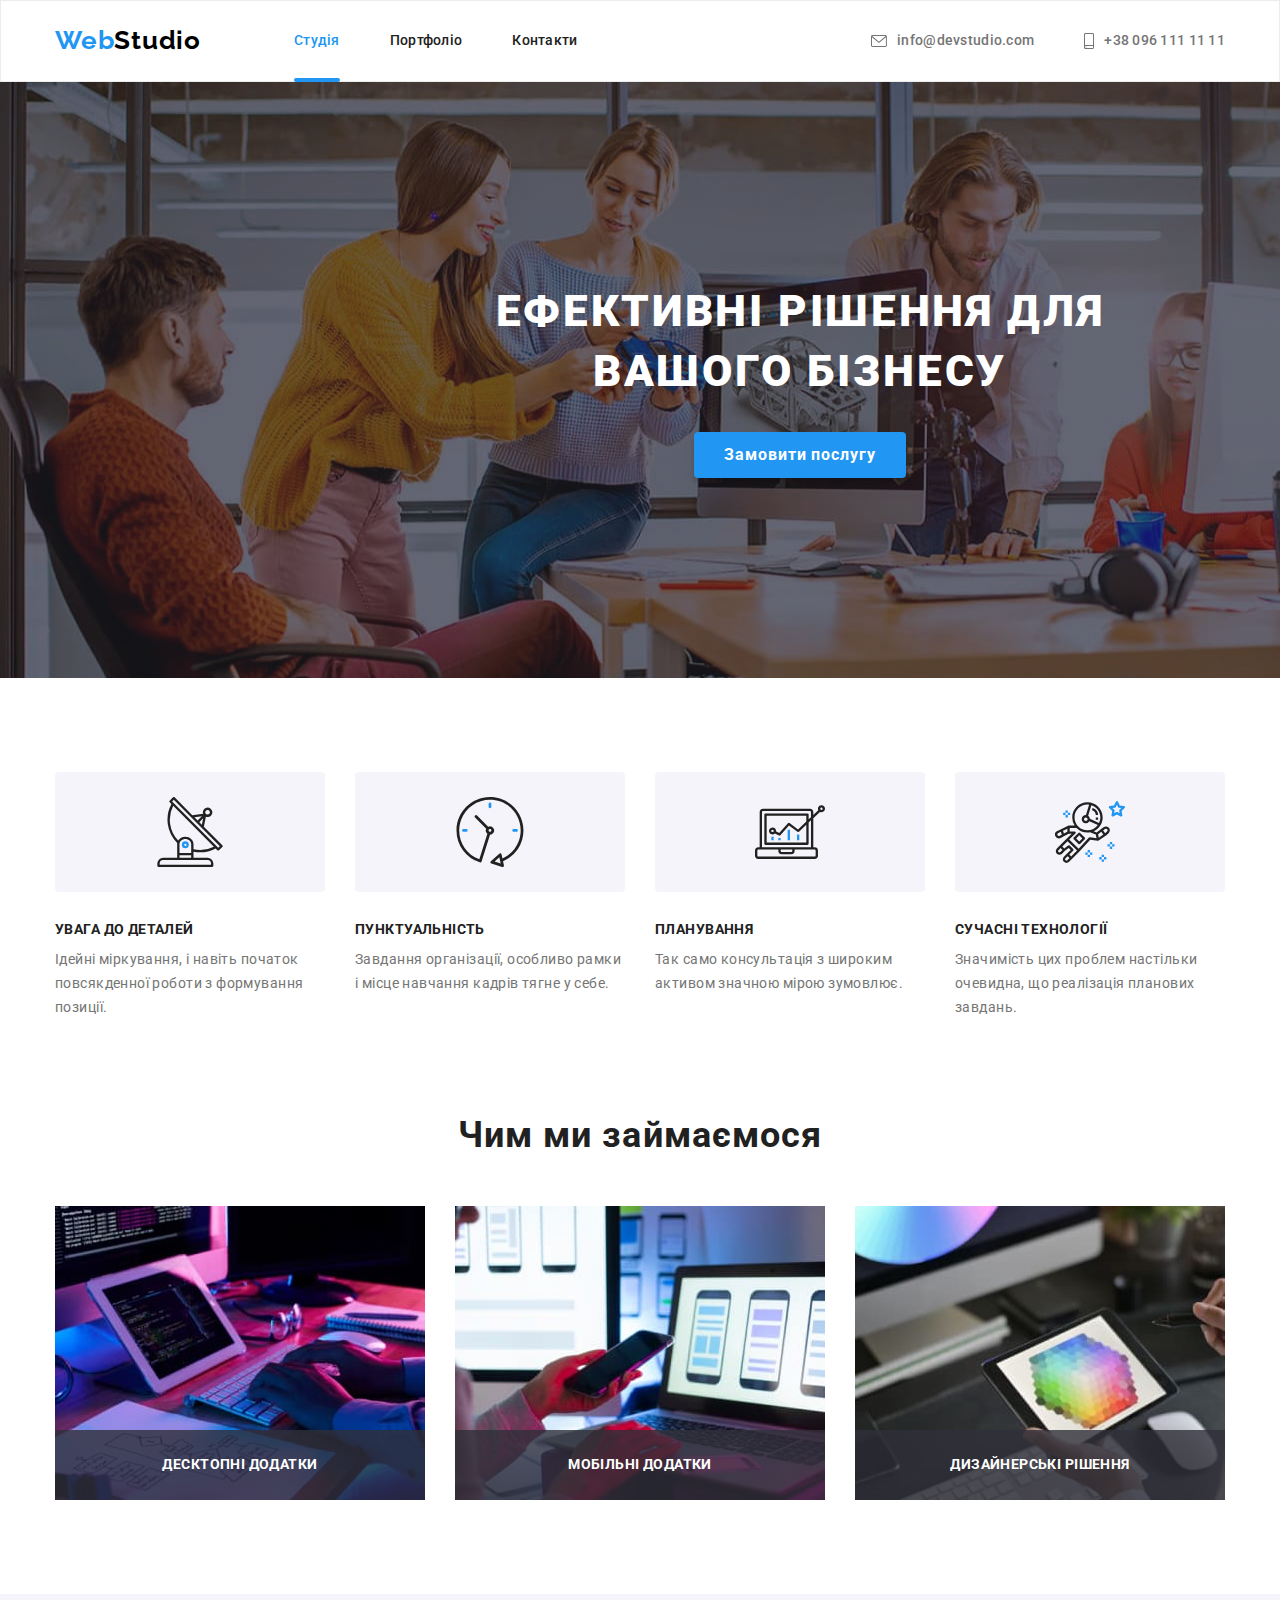
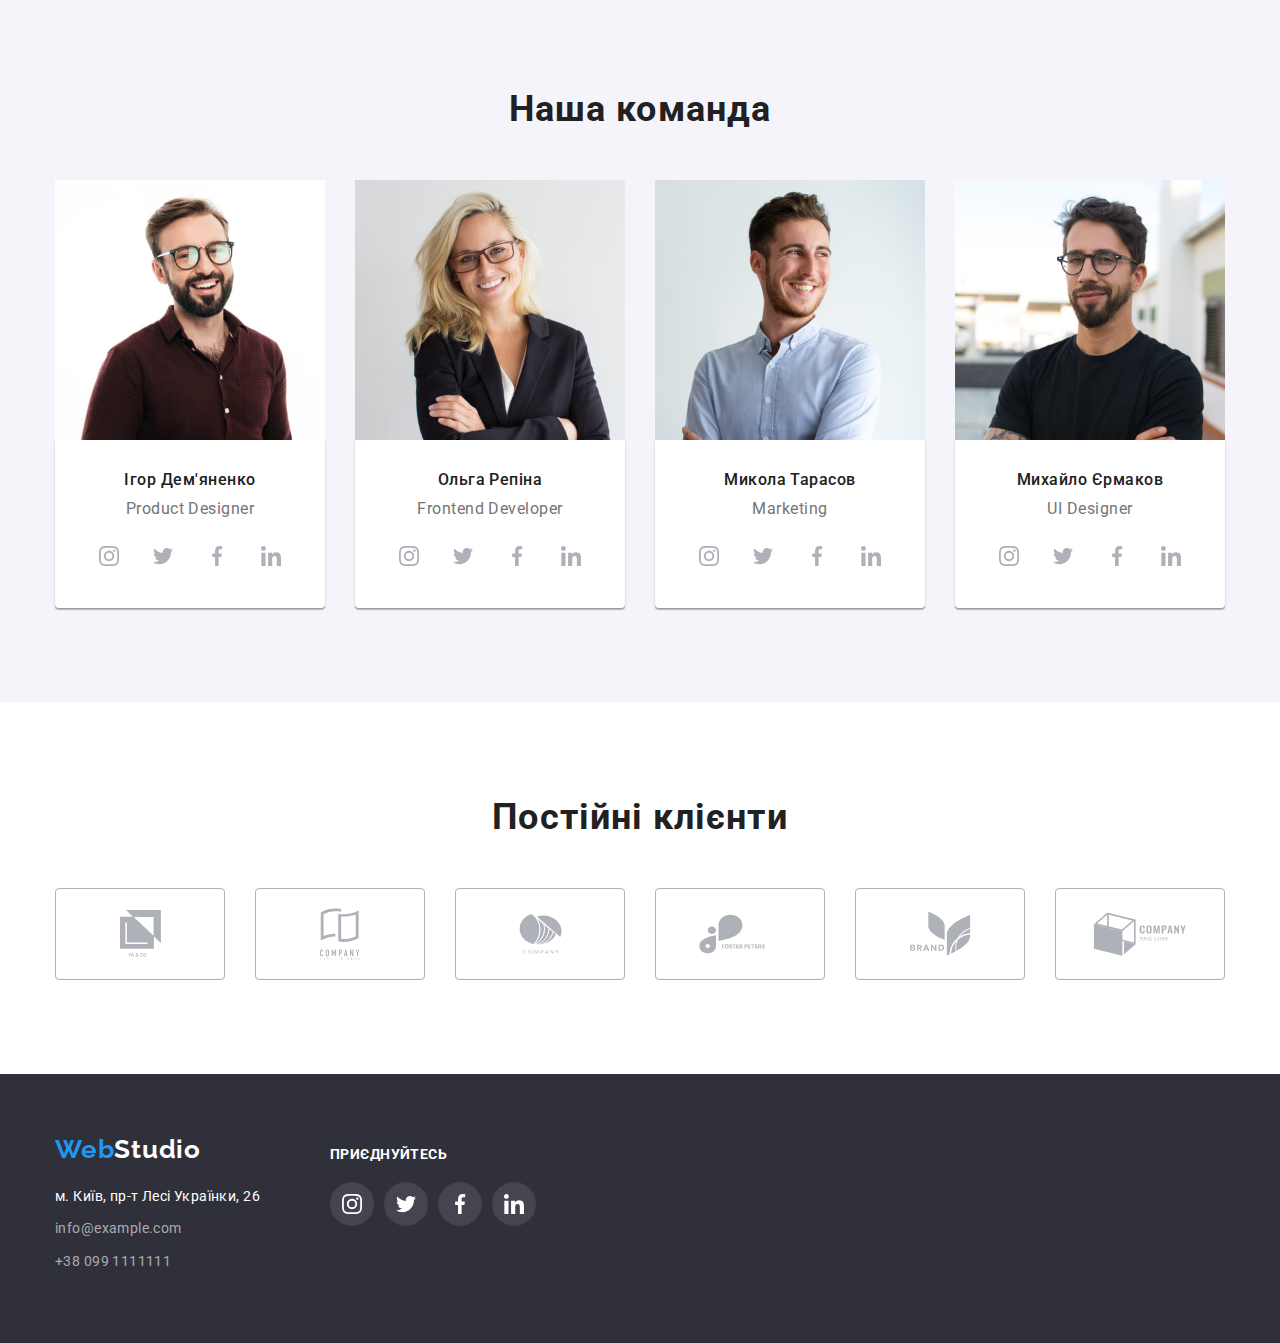
<file: index.html>
<!DOCTYPE html>
<html lang="uk">
<head>
    <meta charset="UTF-8">
    <meta http-equiv="X-UA-Compatible" content="IE=edge">
    <meta name="viewport" content="width=device-width, initial-scale=1.0">
    <title>Ефективні рішення для вашого бізнесу</title>
    <link rel="preconnect" href="https://fonts.googleapis.com">
    <link rel="preconnect" href="https://fonts.gstatic.com" crossorigin>
    <link href="https://fonts.googleapis.com/css2?family=Raleway:wght@700&family=Roboto:wght@400;500;700;900&display=swap"
        rel="stylesheet">
    <link rel="stylesheet" href="https://cdn.jsdelivr.net/npm/modern-normalize@1.1.0/modern-normalize.min.css">
    <link rel="stylesheet" href="css/styles.css">
</head>
<body>
    <!--HEADER-->
    <header class="header-section">
    <div class="container header-container">
        <nav class="header-nav">
            <a class="logo header-logo" href="index.html"><span class="logo-span">Web</span>Studio</a>
            <ul class="list header-menu">
                <li class="header-menu-item">
                    <a class="header-menu-link current link" href="index.html">Студія</a>
                </li>
                <li class="header-menu-item">
                    <a class="header-menu-link link" href="portfolio.html">Портфоліо</a>
                </li>
                <li class="header-menu-item">
                    <a class="header-menu-link link" href="">Контакти</a>
                </li>
            </ul>
        </nav>
        <ul class="list header-contact">
            <li>
                <a class="header-mail link" href="mailto:info@devstudio.com"><svg class="header-mail-icon" width="16" height="12">
                    <use href="./images/sprite.svg#icon-mail"></use>
                </svg>info@devstudio.com</a>
            </li>
            <li>
                <a class="header-phone link" href="tel:+380961111111"><svg class="header-phone-icon" width="10" height="16">
                    <use href="./images/sprite.svg#icon-smartphone"></use>
                </svg>+38 096 111 11 11</a>
            </li>
        </ul>
    </div>     
    </header>
    <main>
        <!--HERO-->
        <section class="main-section">
            <div class="container">
                <h1 class="main-title">Ефективні рішення для вашого бізнесу</h1>
                <button  type="button" class="modal-button" data-modal-open>Замовити послугу</button>
            </div>
        </section>
        <!--OUR ADVANTAGES-->
        <section class="section">
            <div class="container">
                <h2 hidden>Наші переваги</h2>
                <ul class="list advantages-list">
                    <li class="advantages-item">
                        <div class="advantages-box">
                            <svg class="advantages-icon" width="70" height="70">
                            <use href="./images/sprite.svg#icon-antenna"></use>
                        </svg>
                        </div>
                        <h3 class="section-title-advantages">Увага до деталей</h3>
                        <p class="section-description-advantages">Ідейні міркування, і навіть початок повсякденної роботи з формування позиції.</p>
                    </li>
                    <li class="advantages-item">
                        <div class="advantages-box">
                            <svg class="advantages-icon" width="70" height="70">
                                <use href="./images/sprite.svg#icon-clock"></use>
                            </svg>
                        </div>
                        <h3 class="section-title-advantages">Пунктуальність</h3>
                        <p class="section-description-advantages">Завдання організації, особливо рамки і місце навчання кадрів тягне у себе.</p>
                    </li>
                    <li class="advantages-item">
                        <div class="advantages-box">
                            <svg class="advantages-icon" width="70" height="70">
                                <use href="./images/sprite.svg#icon-diagram"></use>
                            </svg>
                        </div>
                        <h3 class="section-title-advantages">Планування</h3>
                        <p class="section-description-advantages">Так само консультація з широким активом значною мірою зумовлює.</p>
                    </li>
                    <li class="advantages-item">
                        <div class="advantages-box">
                            <svg class="advantages-icon" width="70" height="70">
                                <use href="./images/sprite.svg#icon-astronaut"></use>
                            </svg>
                        </div>
                        <h3 class="section-title-advantages">Сучасні технології</h3>
                        <p class="section-description-advantages">Значимість цих проблем настільки очевидна, що реалізація планових завдань.</p>
                    </li>
                </ul>
            </div>
        </section>
        <!--WHAT WE DO-->
        <section class="section whatwedo-section">
            <div class="container">
                <h2 class="section-title">Чим ми займаємося</h2>
                <ul class="list whatwedo-card-list">
                    <li class="whatwedo-card">
                        <div class="whatwedo-card-overlay">
                            <img src="./images/gallery/code.jpg" alt="ввод кода на планшете" width="370" height="294">
                            <p class="whatwedo-overlay">Десктопні додатки</p>
                        </div>
                    </li>
                    <li class="whatwedo-card">
                        <div class="whatwedo-card-overlay">
                            <img src="./images/gallery/desktop.jpg" alt="десктоп на ноутбуке" width="370" height="294">
                            <p class="whatwedo-overlay">Мобільні додатки</p>
                        </div>               
                    </li>
                    <li class="whatwedo-card">
                        <div class="whatwedo-card-overlay">
                            <img src="./images/gallery/color.jpg" alt="выбор цвета на планшете" width="370" height="294">
                            <p class="whatwedo-overlay">Дизайнерські рішення</p>
                        </div>                    
                    </li>
                </ul>
            </div>
        </section>
        <!--OUR TEAM-->
        <section class="employee-section section">
            <div class="container">
                <h2 class="section-title">Наша команда</h2>
                <ul class="list employee-card-list">
                    <li class="employee-card">
                        <img src="./images/employees/igor-demyanenko.jpg" alt="Лицо сотрудника анфас" width="270" height="260">
                        <div class="employee-card-content">
                            <h3 class="employee-name">Ігор Дем'яненко</h3>
                            <p lang="en" class="employee-position">Product Designer</p>
                            <ul class="list employee-social-list">
                                <li>
                                    <a href="" class="employee-social-link">
                                        <svg class="employee-social-icon" width="20" heith="20">
                                            <use href="./images/sprite.svg#icon-instagram"></use>
                                        </svg>
                                    </a> 
                                </li>
                                <li>
                                    <a href="" class="employee-social-link">
                                        <svg class="employee-social-icon" width="20" heith="20">
                                            <use href="./images/sprite.svg#icon-twitter"></use>
                                        </svg>
                                    </a>
                                </li>
                                <li>
                                    <a href="" class="employee-social-link">
                                        <svg class="employee-social-icon" width="20" heith="20">
                                            <use href="./images/sprite.svg#icon-facebook"></use>
                                        </svg>
                                    </a>
                                </li>
                                <li>
                                    <a href="" class="employee-social-link">
                                        <svg class="employee-social-icon" width="20" heith="20">
                                            <use href="./images/sprite.svg#icon-linkedin"></use>
                                        </svg>
                                    </a>
                                </li>
                            </ul>
                        </div>
                    </li>
                    <li class="employee-card">
                        <img src="./images/employees/olha-repina.jpg" alt="Лицо сотрудника анфас" width="270" height="260">
                        <div class="employee-card-content">
                            <h3 class="employee-name">Ольга Репіна</h3>
                            <p lang="en" class="employee-position">Frontend Developer</p>
                            <ul class="list employee-social-list">
                                <li>
                                    <a href="" class="employee-social-link">
                                        <svg class="employee-social-icon" width="20" heith="20">
                                            <use href="./images/sprite.svg#icon-instagram"></use>
                                        </svg>
                                    </a>
                                </li>
                                <li>
                                    <a href="" class="employee-social-link">
                                        <svg class="employee-social-icon" width="20" heith="20">
                                            <use href="./images/sprite.svg#icon-twitter"></use>
                                        </svg>
                                    </a>
                                </li>
                                <li>
                                    <a href="" class="employee-social-link">
                                        <svg class="employee-social-icon" width="20" heith="20">
                                            <use href="./images/sprite.svg#icon-facebook"></use>
                                        </svg>
                                    </a>
                                </li>
                                <li>
                                    <a href="" class="employee-social-link">
                                        <svg class="employee-social-icon" width="20" heith="20">
                                            <use href="./images/sprite.svg#icon-linkedin"></use>
                                        </svg>
                                    </a>
                                </li>
                            </ul>
                        </div>
                    </li>
                    <li class="employee-card">
                        <img src="./images/employees/nikolay-tarasov.jpg" alt="Лицо сотрудника анфас" width="270" height="260">
                        <div class="employee-card-content">
                            <h3 class="employee-name">Микола Тарасов</h3>
                            <p lang="en" class="employee-position">Marketing</p>
                            <ul class="list employee-social-list">
                                <li>
                                    <a href="" class="employee-social-link">
                                        <svg class="employee-social-icon" width="20" heith="20">
                                            <use href="./images/sprite.svg#icon-instagram"></use>
                                        </svg>
                                    </a>
                                </li>
                                <li>
                                    <a href="" class="employee-social-link">
                                        <svg class="employee-social-icon" width="20" heith="20">
                                            <use href="./images/sprite.svg#icon-twitter"></use>
                                        </svg>
                                    </a>
                                </li>
                                <li>
                                    <a href="" class="employee-social-link">
                                        <svg class="employee-social-icon" width="20" heith="20">
                                            <use href="./images/sprite.svg#icon-facebook"></use>
                                        </svg>
                                    </a>
                                </li>
                                <li>
                                    <a href="" class="employee-social-link">
                                        <svg class="employee-social-icon" width="20" heith="20">
                                            <use href="./images/sprite.svg#icon-linkedin"></use>
                                        </svg>
                                    </a>
                                </li>
                            </ul>
                        </div>
                    </li>
                    <li class="employee-card">
                        <img src="./images/employees/myhail-ermakov.jpg" alt="Лицо сотрудника анфас" width="270" height="260">
                        <div class="employee-card-content">
                            <h3 class="employee-name">Михайло Єрмаков</h3>
                            <p lang="en" class="employee-position">UI Designer</p>
                            <ul class="list employee-social-list">
                                <li>
                                    <a href="" class="employee-social-link">
                                        <svg class="employee-social-icon" width="20" heith="20">
                                            <use href="./images/sprite.svg#icon-instagram"></use>
                                        </svg>
                                    </a>
                                </li>
                                <li>
                                    <a href="" class="employee-social-link">
                                        <svg class="employee-social-icon" width="20" heith="20">
                                            <use href="./images/sprite.svg#icon-twitter"></use>
                                        </svg>
                                    </a>
                                </li>
                                <li>
                                    <a href="" class="employee-social-link">
                                        <svg class="employee-social-icon" width="20" heith="20">
                                            <use href="./images/sprite.svg#icon-facebook"></use>
                                        </svg>
                                    </a>
                                </li>
                                <li>
                                    <a href="" class="employee-social-link">
                                        <svg class="employee-social-icon" width="20" heith="20">
                                            <use href="./images/sprite.svg#icon-linkedin"></use>
                                        </svg>
                                    </a>
                                </li>
                            </ul>
                        </div>
                    </li>
                </ul>
            </div>         
        </section>
        <!--REGULAR CUSTOMERS-->
        <section class="section">
            <div class="container">
                <h2 class="section-title">Постійні клієнти</h2>
                <ul class="list regular-customers-list">
                    <li>
                        <a href="http://" class="regular-customers-link"><svg class="regular-customers-icon" width="41" height="47">
                               <use href="./images/sprite.svg#icon-company1"></use>
                            </svg></a>
                    </li>
                    <li>
                        <a href="http://" class="regular-customers-link"><svg class="regular-customers-icon" width="40" height="52">
                                <use href="./images/sprite.svg#icon-company2"></use>
                            </svg></a>
                    </li>
                    <li>
                        <a href="http://" class="regular-customers-link"><svg class="regular-customers-icon" width="43" height="41">
                                <use href="./images/sprite.svg#icon-company3"></use>
                            </svg></a>
                    </li>
                    <li>
                        <a href="http://" class="regular-customers-link"><svg class="regular-customers-icon" width="84" height="40">
                                <use href="./images/sprite.svg#icon-company4"></use>
                            </svg></a>
                    </li>
                    <li>
                        <a href="http://" class="regular-customers-link"><svg class="regular-customers-icon" width="63" height="45">
                                <use href="./images/sprite.svg#icon-company5"></use>
                            </svg></a>
                    </li>
                    <li>
                        <a href="http://" class="regular-customers-link"><svg class="regular-customers-icon" width="94" height="44">
                                <use href="./images/sprite.svg#icon-company6"></use>
                            </svg></a>
                    </li>
                </ul>
            </div>
        </section>
    </main>
    <!--FOOTER-->
    <footer class="footer-section">
        <div class="container footer-block">
            <div>
                <a class="logo footer-logo" href="index.html"><span class="logo-span">Web</span>Studio</a>
                <address>
                    <ul class="list footer-list">
                        <li class="footer-list-item">
                            <a class="link footer-contact footer-contact-address" href="https://goo.gl/maps/pr6nZA7wFTRqB1A27"
                                target="_blank" rel="noopener noreferrer">м. Київ, пр-т Лесі Українки, 26</a>
                        </li>
                        <li class="footer-list-item">
                            <a class="link footer-contact" href="mailto:info@example.com">info@example.com</a>
                        </li>
                        <li class="footer-list-item">
                            <a class="link footer-contact" href="tel:+380991111111">+38 099 1111111</a>
                        </li>
                    </ul>
                </address>
            </div>          
            <div class="footer-social-block">
                <p class="footer-social-title">ПРИЄДНУЙТЕСЬ</p>
                <ul class="list footer-social-list">
                    <li>
                        <a href="" class="footer-social-link">
                            <svg class="footer-social-icon" width="20" heith="20">
                                <use href="./images/sprite.svg#icon-instagram"></use>
                            </svg>
                        </a>
                    </li>
                    <li>
                        <a href="" class="footer-social-link">
                            <svg class="footer-social-icon" width="20" heith="20">
                                <use href="./images/sprite.svg#icon-twitter"></use>
                            </svg>
                        </a>
                    </li>
                    <li>
                        <a href="" class="footer-social-link">
                            <svg class="footer-social-icon" width="20" heith="20">
                                <use href="./images/sprite.svg#icon-facebook"></use>
                            </svg>
                        </a>
                    </li>
                    <li>
                        <a href="" class="footer-social-link">
                            <svg class="footer-social-icon" width="20" heith="20">
                                <use href="./images/sprite.svg#icon-linkedin"></use>
                            </svg>
                        </a>
                    </li>
                </ul>
            </div>
        </div>      
    </footer>
    <!--MODAL WINDOW-->
    <div class="backdrop is-hidden" data-modal>
        <div class="modal">
            <button type="button" class="modal-close-button" data-modal-close>
                <svg class="modal-close-button-icon" width="18" height="18">
                    <use href="./images/sprite.svg#icon-close-modal"></use>
                </svg>
            </button>
        </div>

    </div>
    <script src="./js/modal.js"></script>
</body>
</html>
</file>
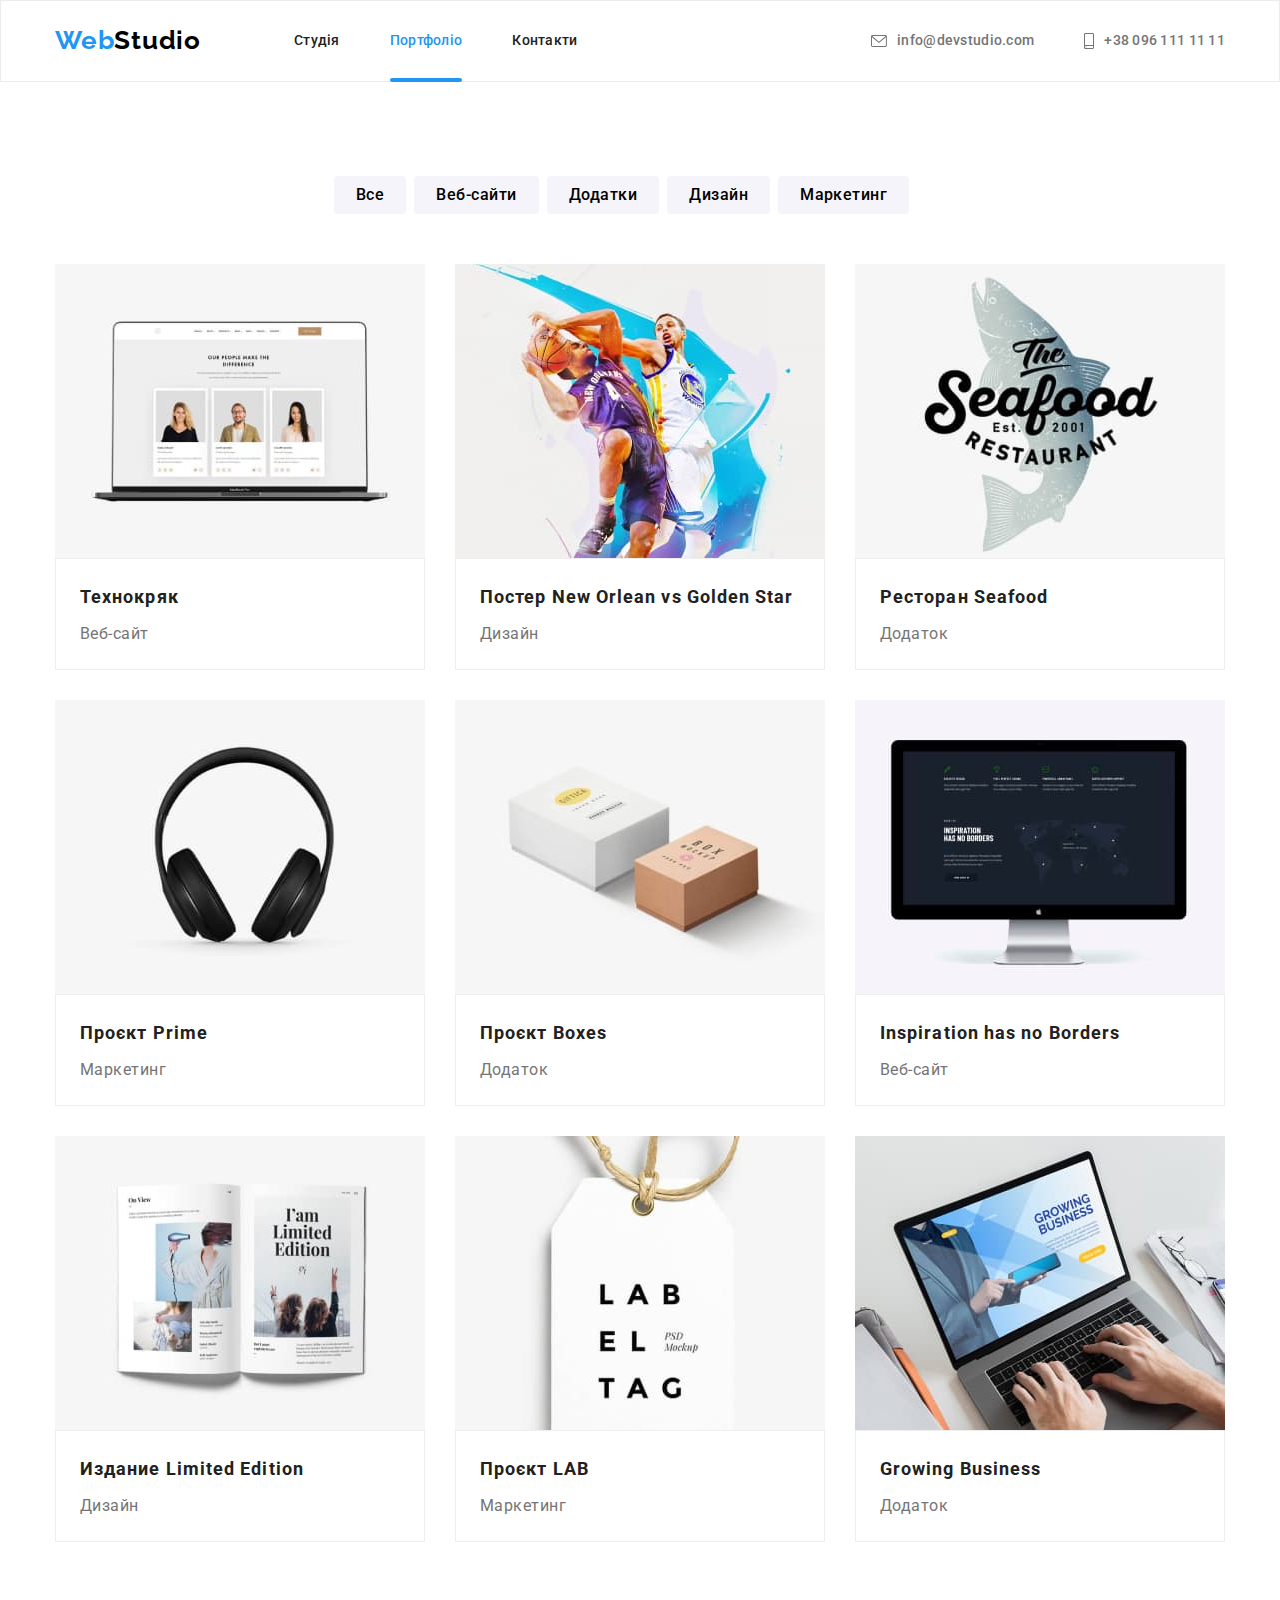
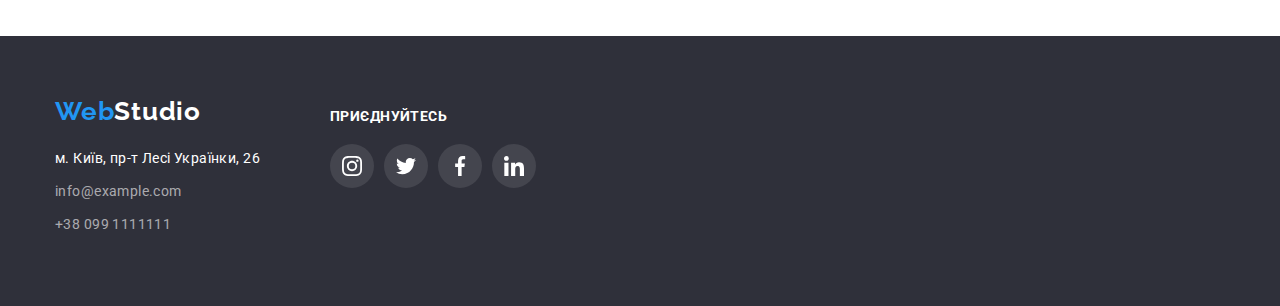
<file: portfolio.html>
<!DOCTYPE html>
<html lang="uk">
<head>
    <meta charset="UTF-8">
    <meta http-equiv="X-UA-Compatible" content="IE=edge">
    <meta name="viewport" content="width=device-width, initial-scale=1.0">
    <title>Портфоліо</title>
    <link rel="preconnect" href="https://fonts.googleapis.com">
    <link rel="preconnect" href="https://fonts.gstatic.com" crossorigin>
    <link href="https://fonts.googleapis.com/css2?family=Raleway:wght@700&family=Roboto:wght@400;500;700;900&display=swap"
        rel="stylesheet">
    <link rel="stylesheet" href="https://cdn.jsdelivr.net/npm/modern-normalize@1.1.0/modern-normalize.min.css">
    <link rel="stylesheet" href="css/styles.css">
</head>
<body>
    <!--HEADER-->
    <header class="header-section">
        <div class="container header-container">
            <nav class="header-nav">
                <a class="logo header-logo" href="index.html"><span class="logo-span">Web</span>Studio</a>
                <ul class="list header-menu">
                    <li class="header-menu-item">
                        <a class="header-menu-link link" href="index.html">Студія</a>
                    </li>
                    <li class="header-menu-item">
                        <a class="header-menu-link current link" href="portfolio.html">Портфоліо</a>
                    </li>
                    <li class="header-menu-item">
                        <a class="header-menu-link link" href="">Контакти</a>
                    </li>
                </ul>
            </nav>
            <ul class="list header-contact">
                <li>
                    <a class="header-mail link" href="mailto:info@devstudio.com"><svg class="header-mail-icon" width="16"
                            height="12">
                            <use href="./images/sprite.svg#icon-mail"></use>
                        </svg>info@devstudio.com</a>
                </li>
                <li>
                    <a class="header-phone link" href="tel:+380961111111"><svg class="header-phone-icon" width="10"
                            height="16">
                            <use href="./images/sprite.svg#icon-smartphone"></use>
                        </svg>+38 096 111 11 11</a>
                </li>
            </ul>
        </div>
    </header>
    <main>
        <!--PORTFOLIO-->
        <section class="section">
            <div class="container">
                <h1 hidden>Портфоліо</h1>
                <ul class="list portfolio-button-list">
                    <li class="portfolio-button-item">
                        <button class="portfolio-button" type="button">Все</button>
                    </li>
                    <li class="portfolio-button-item">
                        <button class="portfolio-button" type="button">Веб-сайти</button>
                    </li>
                    <li class="portfolio-button-item">
                        <button class="portfolio-button" type="button">Додатки</button>
                    </li>
                    <li class="portfolio-button-item">
                        <button class="portfolio-button" type="button">Дизайн</button>
                    </li>
                    <li class="portfolio-button-item">
                        <button class="portfolio-button" type="button">Маркетинг</button>
                    </li>
                </ul>
                <ul class="list portfolio-card-list">
                    <li class="portfolio-card">
                        <div class="portfolio-card-overlay">
                            <img src="./images/portfolio/technokryak.jpg" alt="Екран десктопу" width="370" height="294">
                            <p class="portfolio-overlay">Ресурс пропонує комплексні пропозиції з різним рівнем функціоналу та сервісів. Все це дозволить відвідувачу отримати вичерпні відомості про компанію чи приватну особу.
                            </p>  
                        </div> 
                        <div class="portfolio-card-content">
                            <h2 class="portfolio-name">Технокряк</h2>
                            <p class="portfolio-type">Веб-сайт</p>
                        </div>
                    </li>
                    <li class="portfolio-card">
                        <div class="portfolio-card-overlay">
                            <img src="./images/portfolio/new-orlean.jpg" alt="Два баскетболіста с мячом" width="370" height="294">
                            <p class="portfolio-overlay">Ресурс пропонує комплексні пропозиції з різним рівнем функціоналу та сервісів. Все це дозволить відвідувачу отримати вичерпні відомості про компанію чи приватну особу.
                            </p>
                        </div>
                        <div class="portfolio-card-content">
                            <h2 class="portfolio-name">Постер New Orlean vs Golden Star</h2>
                            <p class="portfolio-type">Дизайн</p>
                        </div>
                    </li>
                    <li class="portfolio-card">
                        <div class="portfolio-card-overlay">
                            <img src="./images/portfolio/seafood.jpg" alt="Надпис на фоні риби" width="370" height="294">
                            <p class="portfolio-overlay">Ресурс пропонує комплексні пропозиції з різним рівнем функціоналу та сервісів. Все це дозволить відвідувачу отримати вичерпні відомості про компанію чи приватну особу.
                            </p>
                        </div>
                        <div class="portfolio-card-content">
                            <h2 class="portfolio-name">Ресторан Seafood</h2>
                            <p class="portfolio-type">Додаток</p>
                        </div>
                    </li>
                    <li class="portfolio-card">
                        <div class="portfolio-card-overlay">
                            <img src="./images/portfolio/prime.jpg" alt="Навушники на білому фоні" width="370" height="294">
                            <p class="portfolio-overlay">Ресурс пропонує комплексні пропозиції з різним рівнем функціоналу та сервісів. Все це дозволить відвідувачу отримати вичерпні відомості про компанію чи приватну особу.
                            </p>
                        </div>
                        <div class="portfolio-card-content">
                            <h2 class="portfolio-name">Проєкт Prime</h2>
                            <p class="portfolio-type">Маркетинг</p>
                        </div>
                    </li>
                    <li class="portfolio-card">
                        <div class="portfolio-card-overlay">
                            <img src="./images/portfolio/boxes.jpg" alt="Дві коробки" width="370" height="294">
                            <p class="portfolio-overlay">Ресурс пропонує комплексні пропозиції з різним рівнем функціоналу та сервісів. Все це дозволить відвідувачу отримати вичерпні відомості про компанію чи приватну особу.
                            </p>
                        </div>
                        <div class="portfolio-card-content">
                            <h2 class="portfolio-name">Проєкт Boxes</h2>
                            <p class="portfolio-type">Додаток</p>
                        </div>
                    </li>
                    <li class="portfolio-card">
                        <div class="portfolio-card-overlay">
                            <img src="./images/portfolio/inspiration.jpg" alt="Монітор комп'ютера" width="370" height="294">
                            <p class="portfolio-overlay">Ресурс пропонує комплексні пропозиції з різним рівнем функціоналу та сервісів. Все це дозволить відвідувачу отримати вичерпні відомості про компанію чи приватну особу.
                            </p>
                        </div>
                        <div class="portfolio-card-content">
                            <h2 lang="en" class="portfolio-name">Inspiration has no Borders</h2>
                            <p class="portfolio-type">Веб-сайт</p>
                        </div>
                    </li>
                    <li class="portfolio-card">
                        <div class="portfolio-card-overlay">
                            <img src="./images/portfolio/limited-edition.jpg" alt="Розкрита книга" width="370" height="294">
                            <p class="portfolio-overlay">Ресурс пропонує комплексні пропозиції з різним рівнем функціоналу та сервісів. Все це дозволить відвідувачу отримати вичерпні відомості про компанію чи приватну особу.
                            </p>
                        </div>
                        <div class="portfolio-card-content">
                            <h2 class="portfolio-name">Издание Limited Edition</h2>
                            <p class="portfolio-type">Дизайн</p>
                        </div>
                    </li>
                    <li class="portfolio-card">
                        <div class="portfolio-card-overlay">
                            <img src="./images/portfolio/lab.jpg" alt="Бірка з назвою" width="370" height="294">
                            <p class="portfolio-overlay">Ресурс пропонує комплексні пропозиції з різним рівнем функціоналу та сервісів. Все це дозволить відвідувачу отримати вичерпні відомості про компанію чи приватну особу.
                            </p>
                        </div>
                        <div class="portfolio-card-content">
                            <h2 class="portfolio-name">Проєкт LAB</h2>
                            <p class="portfolio-type">Маркетинг</p>
                        </div>
                    </li>
                    <li class="portfolio-card">
                        <div class="portfolio-card-overlay">
                            <img src="./images//portfolio/growing-business.jpg" alt="Работа на ноутбуці" width="370" height="294">
                            <p class="portfolio-overlay">Ресурс пропонує комплексні пропозиції з різним рівнем функціоналу та сервісів. Все це дозволить відвідувачу отримати вичерпні відомості про компанію чи приватну особу.
                            </p>
                        </div>
                        <div class="portfolio-card-content">
                            <h2 lang="en" class="portfolio-name">Growing Business</h2>
                            <p class="portfolio-type">Додаток</p>
                        </div>
                    </li>
                </ul>
            </div>
        </section>
    </main>
    <!--FOOTER-->
    <footer class="footer-section">
        <div class="container footer-block">
            <div>
                <a class="logo footer-logo" href="index.html"><span class="logo-span">Web</span>Studio</a>
                <address>
                    <ul class="list footer-list">
                        <li class="footer-list-item">
                            <a class="link footer-contact footer-contact-address"
                                href="https://goo.gl/maps/pr6nZA7wFTRqB1A27" target="_blank" rel="noopener noreferrer">м.
                                Київ, пр-т Лесі Українки, 26</a>
                        </li>
                        <li class="footer-list-item">
                            <a class="link footer-contact" href="mailto:info@example.com">info@example.com</a>
                        </li>
                        <li class="footer-list-item">
                            <a class="link footer-contact" href="tel:+380991111111">+38 099 1111111</a>
                        </li>
                    </ul>
                </address>
            </div>
            <div class="footer-social-block">
                <p class="footer-social-title">ПРИЄДНУЙТЕСЬ</p>
                <ul class="list footer-social-list">
                    <li>
                        <a href="" class="footer-social-link">
                            <svg class="footer-social-icon" width="20" heith="20">
                                <use href="./images/sprite.svg#icon-instagram"></use>
                            </svg>
                        </a>
                    </li>
                    <li>
                        <a href="" class="footer-social-link">
                            <svg class="footer-social-icon" width="20" heith="20">
                                <use href="./images/sprite.svg#icon-twitter"></use>
                            </svg>
                        </a>
                    </li>
                    <li>
                        <a href="" class="footer-social-link">
                            <svg class="footer-social-icon" width="20" heith="20">
                                <use href="./images/sprite.svg#icon-facebook"></use>
                            </svg>
                        </a>
                    </li>
                    <li>
                        <a href="" class="footer-social-link">
                            <svg class="footer-social-icon" width="20" heith="20">
                                <use href="./images/sprite.svg#icon-linkedin"></use>
                            </svg>
                        </a>
                    </li>
                </ul>
            </div>
        </div>
    </footer>
</body>
</html>
</file>
<file: css/styles.css>
/*--Змінні для подальшої підтримки проекту--*/
:root { 
    --accent-color:#2196F3; /*--Колір наведення--*/
    --primery-font: 'Roboto', sans-serif; /*--Головний шрифт--*/
    --secondary-font: 'Raleway', sans-serif; /*--Другорядний шрифт--*/
    --primery-text-colour: #212121;        /*--Головний колір тексту--*/ 
    --secondary-text-colour: #757575;    /*--Другорядний колір тексту--*/
    --transition-dur-and-func: 250ms cubic-bezier(0.4, 0, 0.2, 1);} /*--Плавність переходів--*/
    /*--Скидаємо дефолтні зовнішні відступи браузеру--*/
h1,h2,h3,h4,p {
    margin-top: 0;
    margin-bottom: 0;}
ul,ol {
    margin-top: 0;
    margin-bottom: 0;
    padding-left: 0;}
img {
    display: block;
    max-width: 100%;
    height: auto;}
button {cursor: pointer;} /*--Ефект лодоньки для всіх кнопок--*/
    /*--Прибираємо крапки списків--*/
.list {list-style: none;}
    /*--Прибираємо підкреслювання посилань--*/
.link {text-decoration: none;}
    /*--Задаємо шрифт всьому документу--*/
body {font-family: var(--primery-font);
      color: var(--primery-text-colour)}
    /*font-size: ;
      font-family: ;
      font-weight: ;*/

    /*--Задаємо ширину контенту--*/
.container {
      width: 1200px;
      margin-left: auto;
      margin-right: auto;
      padding-left: 15px;
      padding-right:15px;}

     /*--Задаємо падінги для всіх секцій--*/
.section {
      padding-top: 94px;
      padding-bottom: 94px;}

/*======= COMPONENTS =======*/

.logo {
    font-family: var(--secondary-font);
    font-weight: 700;
    font-size: 26px;
    line-height: 1.19;
    letter-spacing: 0.03em;
    text-decoration: none;
    color: #000000;}
.logo-span {color: #2196F3;}

.section-title {
    font-weight: 700;
    font-size: 36px;
    line-height: 42px;
    letter-spacing: 0.03em;
    text-align: center;
    margin-bottom: 50px;}

/*======= HEADER =======*/

.header-section {
    background: #FFFFFF;
    border: 1px solid #ECECEC;}

.header-logo {
    margin-right: 93px;
    padding-top: 24px;
    padding-bottom: 25px;}

.header-container {
    display:flex;
    align-items:center;}

.header-nav {
    display: flex;
    align-items:center;}

.header-menu {
    display: flex;
    align-items:center;
    padding-top: 32px;
    padding-bottom: 32px;}

.header-contact {
    display: flex;
    align-items: center;
    margin-left: auto;
    padding-top: 32px;
    padding-bottom: 32px;}

.header-menu-item:not(:last-child) {
    margin-right: 50px;}

.header-menu-link {
    position: relative;
    display: block;
    font-weight: 500;
    font-size: 14px;
    line-height: 1.14;
    letter-spacing: 0.02em;
    color: var(--primery-text-colour);
    /*--Додаємо плавність переходу--*/
    transition: var(--transition-dur-and-func);}
   
    /*--Додаємо ефект наведення--*/
.header-menu-link:hover,
.header-menu-link:focus{
    color: var(--accent-color);}

.header-mail {
    display: flex;
    justify-content: center;
    align-items: center;
    font-weight: 500;
    font-size: 14px;
    line-height: 1.14;
    letter-spacing: 0.02em;
    color: var(--secondary-text-colour);
    margin-right: 50px;
    transition: color var(--transition-dur-and-func);}
    /*--Додаємо ефект наведення--*/
.header-mail:hover,
.header-mail:focus {
    color: var(--accent-color)}

.header-mail-icon {
    margin-right: 10px;
    fill: var(--secondary-text-colour);
    transition: fill var(--transition-dur-and-func);}
.header-mail:hover .header-mail-icon,
.header-mail:focus .header-mail-icon {
    fill: var(--accent-color);}

.header-phone {
    display: flex;
    justify-content: center;
    align-items: center;
    font-weight: 500;
    font-size: 14px;
    line-height: 1.14;
    letter-spacing: 0.02em;
    color: var(--secondary-text-colour);
    transition: color var(--transition-dur-and-func);}
.header-phone:hover,
.header-phone:focus {
    color: var(--accent-color)}

.header-phone-icon {
    margin-right: 10px;
    fill: var(--secondary-text-colour);
    transition: fill var(--transition-dur-and-func);}
.header-phone:hover .header-phone-icon,
.header-phone:focus .header-phone-icon {
    fill: var(--accent-color);}

/*--Додаємо підкреслювання на nav--*/
.current {
    color: var(--accent-color);}

.current::after {
    position: absolute;
    content: '';
    left: 0;
    bottom: 0;
    border-radius: 2px;
    width: 100%;
    height: 4px;
    background-color: var(--accent-color);
    border-radius: 2px;
    transition: background-color var(--transition-dur-and-func);
    bottom: -33px;}

.header-menu-link.current:hover:after {
    background-color: var(--accent-color);}

/*======= HERO =======*/

.main-section {
    padding-top: 200px;
    padding-bottom: 200px;
    background-image: linear-gradient(rgba(47, 48, 58, 0.4), rgba(47, 48, 58, 0.4)), url("../images/hero/bg.jpg");
    background-size: cover;
    width: 1600px;
    background-color: #C4C4C4;
    margin-left: auto;
    margin-right: auto;}

.main-title {
    font-weight: 900;
    font-size: 44px;
    line-height: 1.36;
    letter-spacing: 0.06em;
    text-transform: uppercase;
    color: #FFFFFF;
    width: 696px;
    text-align: center;
    margin-bottom: 30px;
    margin-right: auto;
    margin-left: auto;}

.modal-button {
    padding-top: 8px;
    padding-right: 30px;
    padding-bottom: 8px;
    padding-left: 30px;
    font-weight: 700;
    font-size: 16px;
    line-height: 1.88;
    letter-spacing: 0.06em;
    border: #2196F3;
    border-radius: 4px;
    color: #FFFFFF;
    background: #2196F3;
    box-shadow: 0px 4px 4px rgba(0, 0, 0, 0.15);
    display: block;
    margin-left: auto;
    margin-right: auto;
    transition: background-color var(--transition-dur-and-func);}
.modal-button:hover,
.modal-button:focus {
    background-color: #188CE8;
}
/*======= OUR ADVANTAGES =======*/

.section-title-advantages {
    font-weight: 700;
    font-size: 14px;
    line-height: 1.14;
    letter-spacing: 0.03em;
    text-transform: uppercase;
    margin-bottom: 10px;}

.section-description-advantages {
    font-size: 14px;
    line-height: 1.71;
    letter-spacing: 0.03em;
    color: var(--secondary-text-colour);}

.advantages-list {
    display: flex;
    align-items: stretch;
    flex-wrap: wrap;
    gap: 30px;}

.advantages-item {
    width: 270px;}

.advantages-box {
    display: flex;
    justify-content: center;
    align-items: center;
    width: 100%;
    height: 120px;
    background: #F5F4FA;
    border-radius: 4px;
    margin-bottom: 30px;}

.advantages-icon {
    display: flex;
    justify-content: center;
    align-items: center;
    fill: var(--primery-text-colour)}

/*======= WHAT WE DO =======*/

.whatwedo-section {
    padding-top: 0;}

.whatwedo-card-list {
    display: flex;
    flex-wrap: wrap;
    gap: 30px;}
    /*--Альтернативний gap для всіх браузерів--*/
/*.whatwedo-card:not(:nth-child(3n)) {
    margin-right: 30px;}
.whatwedo-card:not(:nth-last-child(-n+3)) {
    margin-bottom: 30px;}*/

.whatwedo-card {
    flex-basis: calc(100%-60px/3);}

.whatwedo-card-overlay {
    position: relative;}

.whatwedo-overlay {
    position: absolute;
    left: 0;
    bottom: 0;
    width: 100%;
    font-size: 14px;
    font-weight: 700;
    color: #FFFFFF;
    line-height: 1.14;
    letter-spacing: 0.03em;
    text-transform: uppercase;
    text-align: center;
    background-color: rgba(47, 48, 58, 0.8);
    padding-top: 27px;
    padding-bottom: 27px;}

/*======= OUR TEAM =======*/

.employee-section {
    background: #F5F4FA;}

.employee-name {
    font-weight: 500;
    font-size: 16px;
    line-height: 1.19;
    letter-spacing: 0.03em;
    margin-bottom: 10px;}

.employee-position {
    font-size: 16px;
    line-height: 1.19;
    letter-spacing: 0.03em;
    color: var(--secondary-text-colour);
    margin-bottom: 16px;}

.employee-card-list {
    display: flex;
    flex-wrap: wrap;
    gap: 30px;}
    /*--Альтернативний gap для всіх браузерів--*/
/*.employee-card:not(:nth-child(4n)) {
    margin-right: 30px;}
.employee-card:not(:nth-last-child(-n+4)) {
    margin-bottom: 30px;}*/

.employee-card {
    flex-basis: calc(100%-90px/4);}

.employee-card-content {
    background: #FFFFFF;
    box-shadow: 0px 1px 3px rgba(0, 0, 0, 0.12), 0px 1px 1px rgba(0, 0, 0, 0.14), 0px 2px 1px rgba(0, 0, 0, 0.2);
    border-radius: 0px 0px 4px 4px;
    padding-top: 30px;
    padding-bottom: 30px;
    text-align: center;}

.employee-social-list {
    display: flex;
    justify-content: center;
    gap: 10px;}

.employee-social-link {
    display: flex;
    justify-content: center;
    align-items: center;
    width: 44px;
    height: 44px;
    border-radius: 50%;
    background-color: #FFFFFF;
    transition: background-color var(--transition-dur-and-func);}
.employee-social-link:hover,
.employee-social-link:focus {
    background-color: var(--accent-color);}

.employee-social-icon {
    fill: #AFB1B8;
    transition: fill var(--transition-dur-and-func);}   
.employee-social-link:hover .employee-social-icon,
.employee-social-link:focus .employee-social-icon {
    fill: #FFFFFF;}

/*======= REGULAR CUSTOMERS =======*/

.regular-customers-list {
    display: flex;
    justify-content: center;
    gap: 30px;}

.regular-customers-link {
    display: flex;
    justify-content: center;
    align-items: center;
    width: 170px;
    height: 92px;
    border: 1px solid #AFB1B8;
    border-radius: 4px;
    transition: border-color var(--transition-dur-and-func);}
.regular-customers-link:hover,
.regular-customers-link:focus {
    border-color: var(--accent-color);}
    
.regular-customers-icon {
    fill: #AFB1B8;
    transition: fill var(--transition-dur-and-func);}
.regular-customers-link:hover .regular-customers-icon,
.regular-customers-link:focus .regular-customers-icon {
    fill: var(--accent-color);}

/*======= PORTFOLIO =======*/

.portfolio-button {
    padding-top: 6px;
    padding-right: 22px;
    padding-bottom: 6px;
    padding-left: 22px;
    font-weight: 500;
    font-size: 16px;
    line-height: 1.62;
    letter-spacing: 0.03em;
    background-color: #F5F4FA;
    border: #F5F4FA;
    border-radius: 4px;
    cursor: pointer;
    transition: box-shadow var(--transition-dur-and-func), border-color var(--transition-dur-and-func), color var(--transition-dur-and-func), background-color var(--transition-dur-and-func);}
    /*--Додаємо ефект наведення--*/
.portfolio-button:hover,
.portfolio-button:focus {
    color: #FFFFFF;
    background-color: var(--accent-color);
    border-color: var(--accent-color);
    box-shadow: 0px 3px 1px rgba(0, 0, 0, 0.1), 0px 1px 2px rgba(0, 0, 0, 0.08), 0px 2px 2px rgba(0, 0, 0, 0.12);}

.portfolio-button-list {
    display: flex;
    align-items: center;
    margin-bottom: 50px;
    width: 612px;
    margin-left: auto;
    margin-right: auto;} 

.portfolio-button-item:not(:last-child) {
    margin-right: 8px;}
 
.portfolio-name {
    font-weight: 700;
    font-size: 18px;
    line-height: 2;
    letter-spacing: 0.06em;
    margin-bottom: 4px;}

.portfolio-type {
    font-size: 16px;
    line-height: 1.88;
    letter-spacing: 0.03em;
    color: var(--secondary-text-colour);}

.portfolio-card-list {
    display: flex;
    flex-wrap: wrap;
    gap: 30px;}
    /*--Альтернативний gap для всіх браузерів--*/
/*.portfolio-card:not(:nth-child(3n)) {
    margin-right: 30px;}
.portfolio-card:not(:nth-last-child(-n+3)) {
    margin-bottom: 30px;}*/

.portfolio-card {
    flex-basis: calc(100%-60px/3);
    transition: box-shadow var(--transition-dur-and-func);}
.portfolio-card:hover,
.portfolio-card:focus {
    box-shadow: 0px 1px 1px rgba(0, 0, 0, 0.12), 0px 4px 4px rgba(0, 0, 0, 0.06), 1px 4px 6px rgba(0, 0, 0, 0.16);}

.portfolio-card-content {
    background: #FFFFFF;
    border: 1px solid #EEEEEE;
    padding: 20px 24px 20px 24px;}

.portfolio-card-overlay {
    position: relative;
    overflow: hidden;}

.portfolio-overlay {
    position: absolute;
    left: 0;
    top: 0;
    width: 100%;
    height: 100%;
    /*overflow-y: scroll;*/
    transform: translate(0, 101%);
    transition: transform var(--transition-dur-and-func);
    font-size: 18px;
    color: #FFFFFF;
    line-height: 1.56;
    letter-spacing: 0.03em;
    background-color: rgba(33, 150, 243, 0.9);
    padding: 63px 24px 63px 24px;}

.portfolio-card:hover .portfolio-overlay,
.portfolio-card:focus .portfolio-overlay {
    transform: translate(0,0);}

/*======= FOOTER =======*/

.footer-section {
    background: #2F303A;
    padding-top: 60px;
    padding-bottom: 60px;}

.footer-block {
    display: flex;
}

.footer-logo {
    color: #FFFFFF;}

.footer-list {
    margin-top: 20px;}

.footer-list-item {
    margin-bottom: 9px;}

.footer-contact {
    font-style: normal;
    font-size: 14px;
    line-height: 1.71;
    letter-spacing: 0.03em;
    color: rgba(255, 255, 255, 0.6);}

.footer-contact-address {color: #FFFFFF;}

.footer-social-block {
    width: 206px;
    margin-left: 70px;
    margin-top: 12px;
}

.footer-social-title {
    font-weight: 700;
    font-size: 14px;
    line-height: 16px;
    letter-spacing: 0.03em;
    text-transform: uppercase;
    color: #FFFFFF;
    margin-bottom: 20px;}

.footer-social-list {
    display: flex;
    justify-content: center;
    gap: 10px;}

.footer-social-link {
    display: flex;
    justify-content: center;
    align-items: center;
    width: 44px;
    height: 44px;
    border-radius: 50%;
    background: rgba(255, 255, 255, 0.1);
    transition: background-color var(--transition-dur-and-func);}

.footer-social-link:hover,
.footer-social-link:focus {
    background-color: var(--accent-color);}

.footer-social-icon {
    fill: #FFFFFF;}

/*======= MODAL WINDOW =======*/

.backdrop {
    position: fixed;
    z-index: 100;
    top: 0;
    left: 0;
    width: 100%;
    height: 100%;
    background-color: rgba(0, 0, 0, 0.2);
    transition: opacity var(--transition-dur-and-func), visibility var(--transition-dur-and-func);}


.backdrop.is-hidden {
    opacity: 0;
    visibility: hidden;
    pointer-events: none;}

.modal {
    position: absolute;
    top: 50%;
    left: 50%;
    transform: translate(-50%, -50%);
    width: 528px;
    height: 581px;
    background-color: #FFFFFF;}

.modal-close-button {
    position: absolute;
    top: 8px;
    right: 8px;
    display: flex;
    justify-content: center;
    align-items: center;
    width: 30px;
    height: 30px;
    border-radius: 50%;
    background-color: #FFFFFF;
    border: 1px solid rgba(0, 0, 0, 0.1);
    padding: 0;
    transition: border-color var(--transition-dur-and-func);}
.modal-close-button:hover,
.modal-close-button:focus {
    border-color: var(--accent-color);}
.modal-close-button:hover .modal-close-button-icon,
.modal-close-button:focus .modal-close-button-icon{
    fill: var(--accent-color);}

.modal-close-button-icon {
    transition: fill var(--transition-dur-and-func);}
</file>
